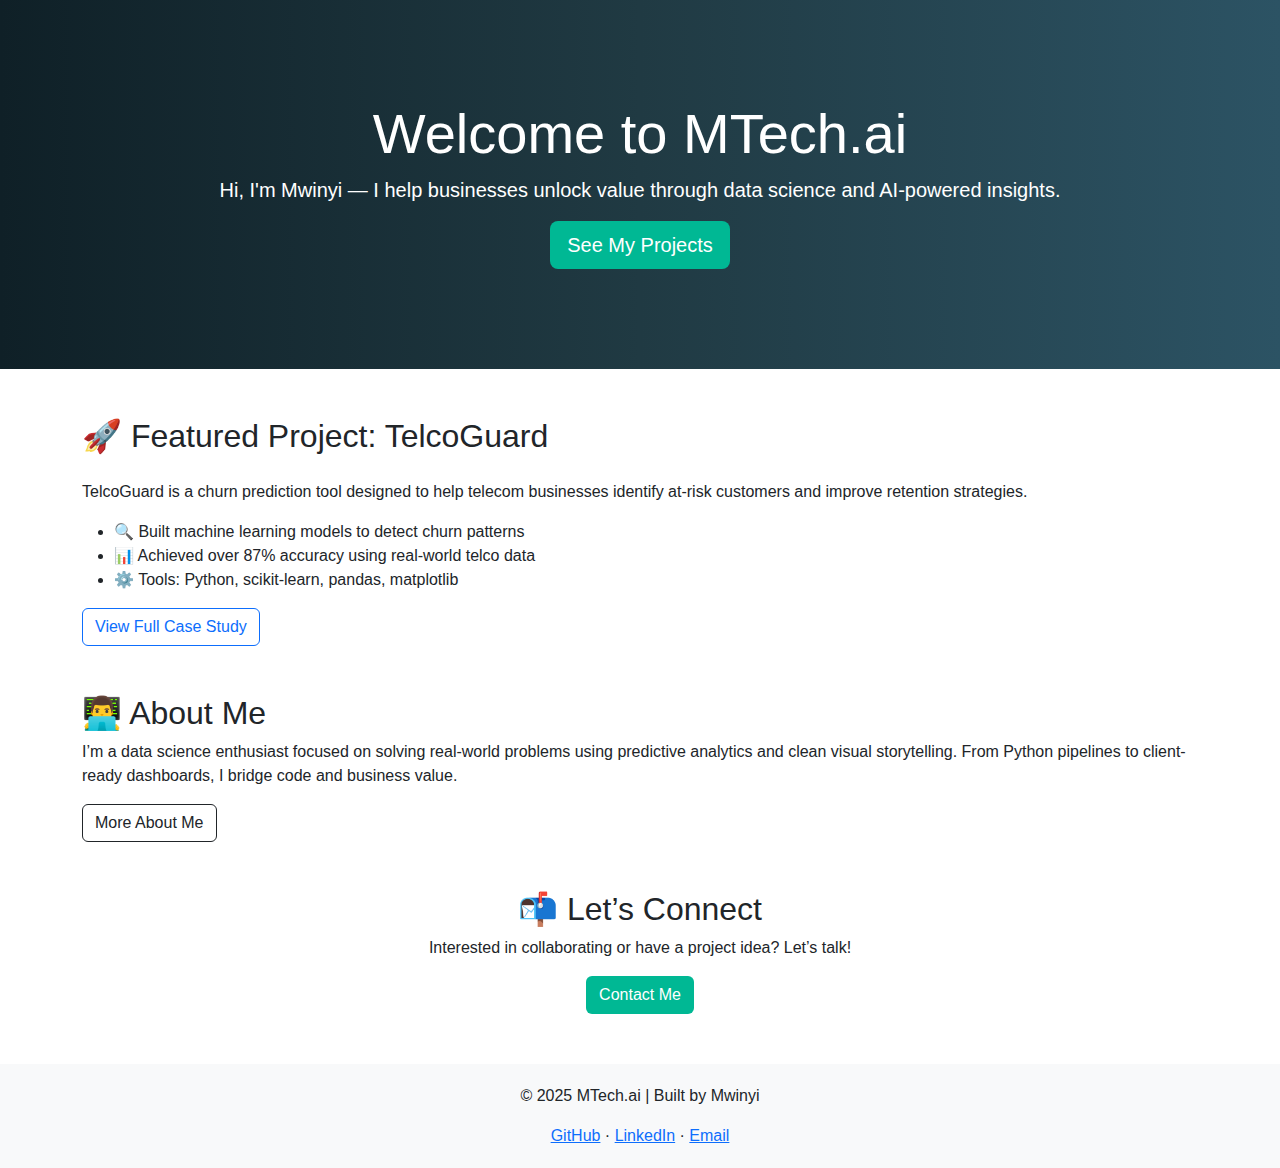
<file: templates/index.html>
<!DOCTYPE html>
<html lang="en">
<head>
  <meta charset="UTF-8">
  <meta name="viewport" content="width=device-width, initial-scale=1">
  <title>MTech.ai – Data Science Portfolio</title>
  <link href="https://cdn.jsdelivr.net/npm/bootstrap@5.3.3/dist/css/bootstrap.min.css" rel="stylesheet">
  <link href="../assets/css/stylesheet.css" rel="stylesheet">
</head>
<body>

  <section class="hero">
    <h1 class="display-4">Welcome to MTech.ai</h1>
    <p class="lead">Hi, I'm Mwinyi — I help businesses unlock value through data science and AI-powered insights.</p>
    <a href="projects.html" class="btn btn-custom btn-lg">See My Projects</a>
  </section>
  <section class="container my-5">
    <h2 class="mb-4">🚀 Featured Project: TelcoGuard</h2>
    <p>TelcoGuard is a churn prediction tool designed to help telecom businesses identify at-risk customers and improve retention strategies.</p>
    <ul>
      <li>🔍 Built machine learning models to detect churn patterns</li>
      <li>📊 Achieved over 87% accuracy using real-world telco data</li>
      <li>⚙️ Tools: Python, scikit-learn, pandas, matplotlib</li>
    </ul>
    <a href="projects.html#telcoguard" class="btn btn-outline-primary">View Full Case Study</a>
  </section>

  <section class="container my-5">
    <h2>👨‍💻 About Me</h2>
    <p>I’m a data science enthusiast focused on solving real-world problems using predictive analytics and clean visual storytelling. From Python pipelines to client-ready dashboards, I bridge code and business value.</p>
    <a href="about.html" class="btn btn-outline-dark">More About Me</a>
  </section>

  <section class="container my-5 text-center">
    <h2>📬 Let’s Connect</h2>
    <p>Interested in collaborating or have a project idea? Let’s talk!</p>
    <a href="contact.html" class="btn btn-custom">Contact Me</a>
  </section>

  <footer>
    <p>© 2025 MTech.ai | Built by Mwinyi</p>
    <div>
      <a href="https://github.com/your-github" target="_blank">GitHub</a> ·
      <a href="https://linkedin.com/in/your-linkedin" target="_blank">LinkedIn</a> ·
      <a href="rashidj.mwinyi@gmail.com">Email</a>
    </div>
  </footer>

  <script src="https://cdn.jsdelivr.net/npm/bootstrap@5.3.3/dist/js/bootstrap.bundle.min.js"></script>
</body>
</html>
</file>
<file: assets/css/stylesheet.css>
body {
    font-family: 'Segoe UI', sans-serif;
  }
  .hero {
    background: linear-gradient(to right, #0f2027, #203a43, #2c5364);
    color: white;
    padding: 100px 30px;
    text-align: center;
  }
  .btn-custom {
    background-color: #00b894;
    color: white;
  }
  footer {
    margin-top: 50px;
    padding: 20px;
    background-color: #f8f9fa;
    text-align: center;
  }

  #contact{
    background-image: "assets/images/bg-connect.jpg";
  }
</file>
